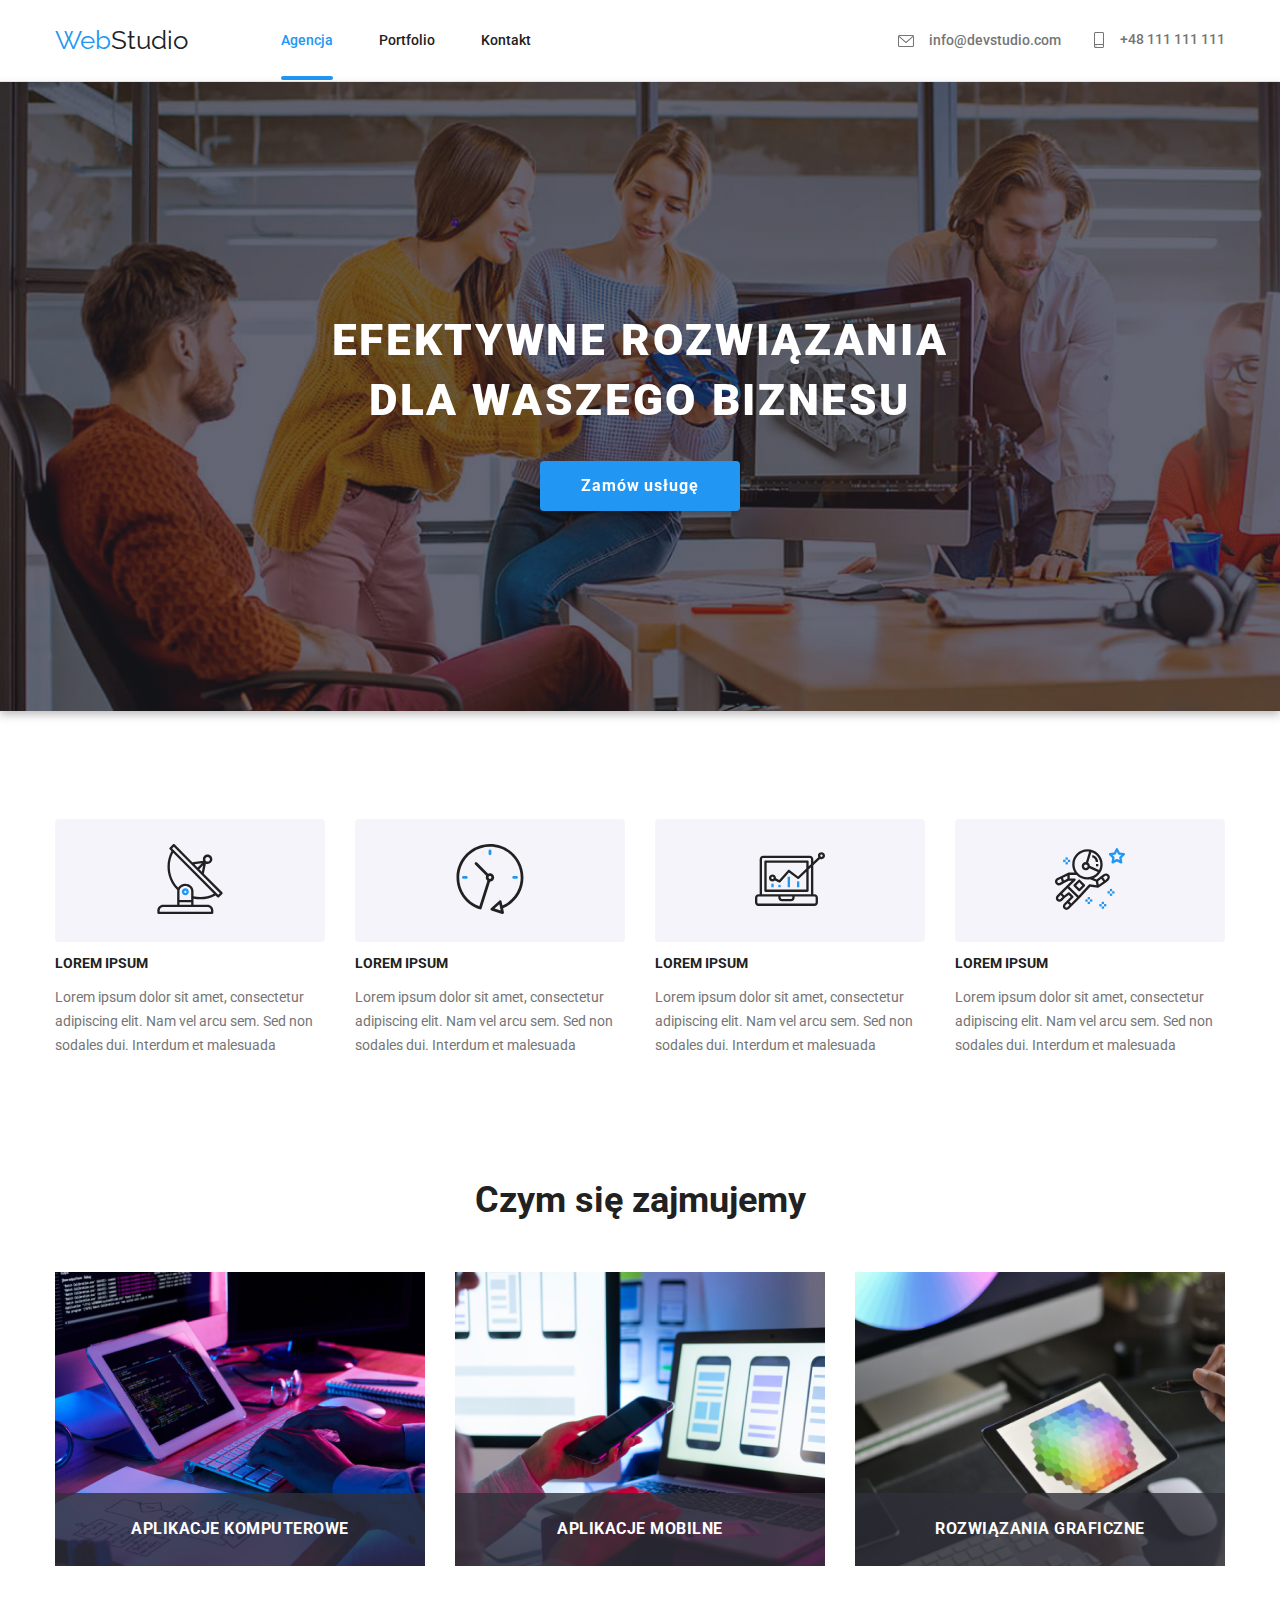
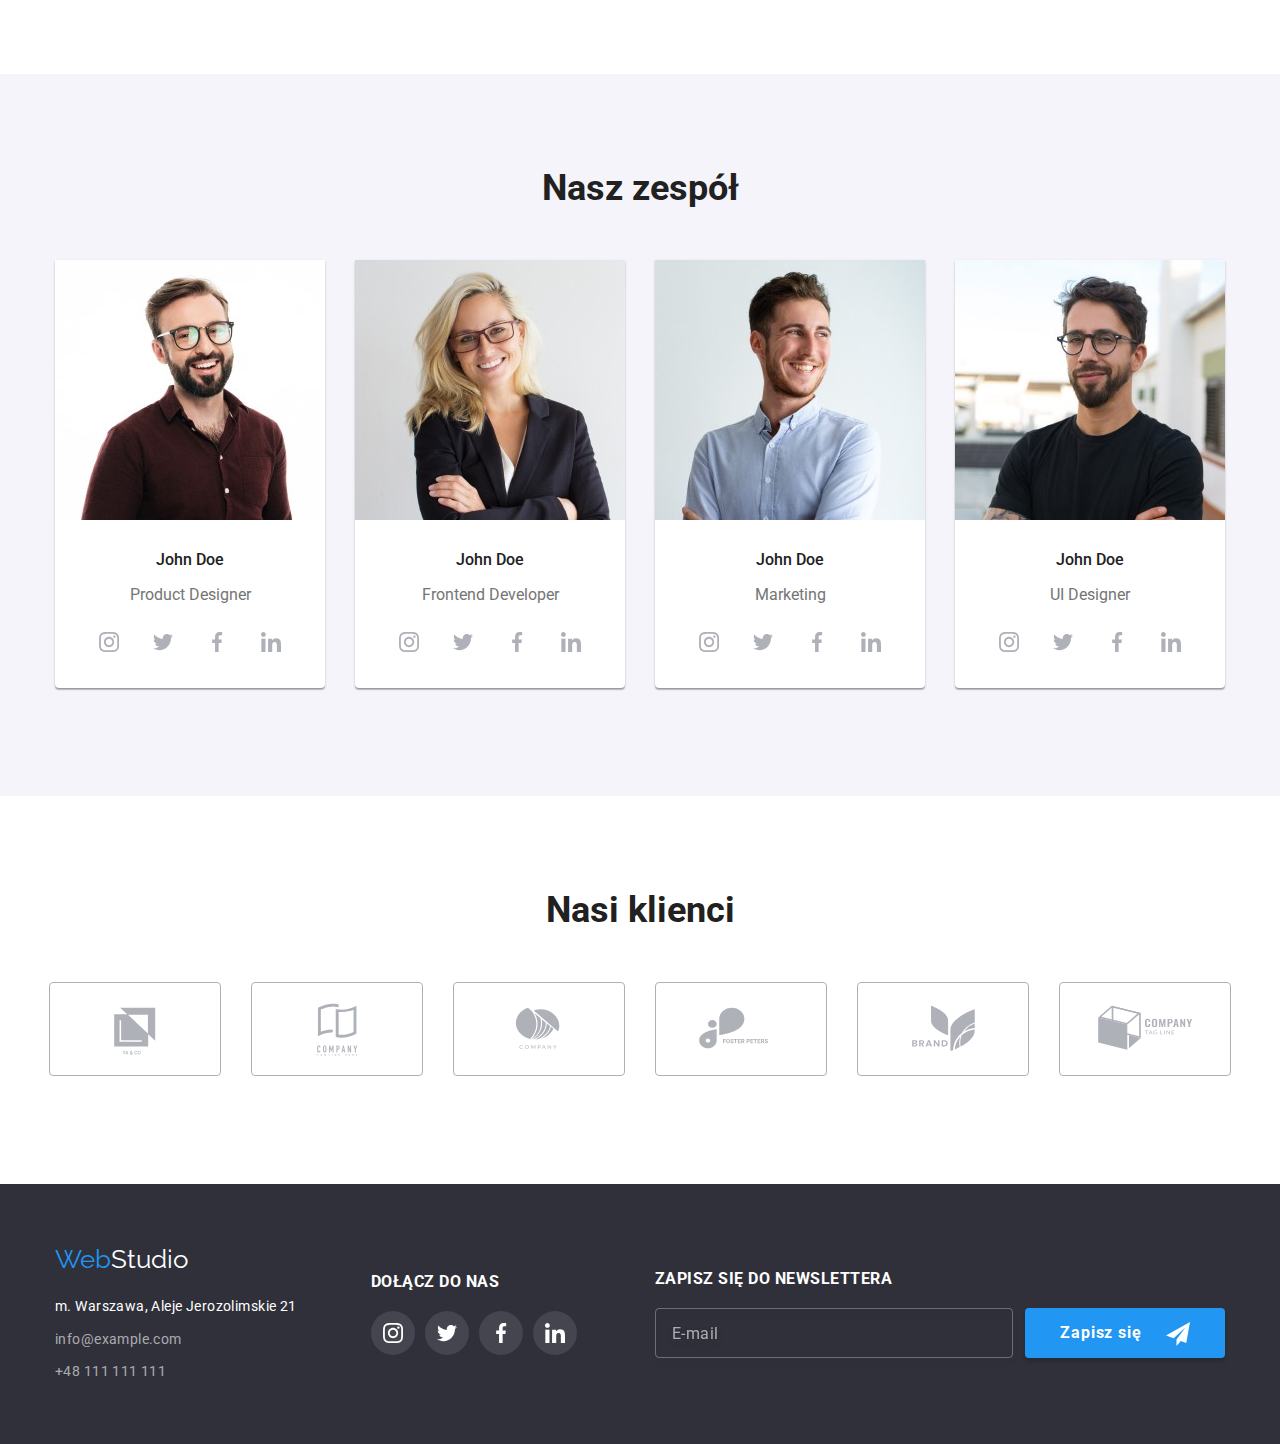
<file: index.html>
<!DOCTYPE html>
<html lang="pl">
  <head>
    <meta charset="UTF-8" />
    <meta http-equiv="X-UA-Compatible" content="IE=edge" />
    <meta name="viewport" content="width=device-width, initial-scale=1.0" />
    <title>Main page</title>
    <link rel="preconnect" href="https://fonts.googleapis.com" />
    <link rel="preconnect" href="https://fonts.gstatic.com" crossorigin />
    <link
      href="https://fonts.googleapis.com/css2?family=Raleway:wght@700&family=Roboto:wght@400;500;700;900&display=swap"
      rel="stylesheet"
    />
    <link
      rel="stylesheet"
      href="https://cdnjs.cloudflare.com/ajax/libs/modern-normalize/1.0.0/modern-normalize.min.css"
    />

    <link rel="stylesheet" href="./css/main.min.css" />
  </head>

  <body>
    <header class="header">
      <div class="container header__wrapper">
        <a href="./index.html" class="logo"
          ><span class="logo__highlight">Web</span>Studio</a
        >
        <nav class="header__nav">
          <ul class="header__nav-list">
            <li>
              <a
                href="./index.html"
                class="header__nav-link header__nav-link--active-now"
                >Agencja</a
              >
            </li>
            <li>
              <a href="./portfolio.html" class="header__nav-link">Portfolio</a>
            </li>
            <li><a href="#" class="header__nav-link">Kontakt</a></li>
          </ul>
        </nav>
        <ul class="header__contact-list">
          <li>
            <a href="mailto:info@devstudio.com" class="header__contact-link"
              ><svg class="header__contact-icon" width="20" height="16">
                <use href="./images/icons.svg#icon-envelope"></use>
              </svg>
              info@devstudio.com
            </a>
          </li>
          <li>
            <a href="tel:48111111111" class="header__contact-link"
              ><svg class="header__contact-icon" width="16" height="22">
                <use href="./images/icons.svg#icon-smartphone"></use>
              </svg>
              +48 111 111 111
            </a>
          </li>
        </ul>

        <!-- mobile menu -->
        <div class="header__mobile-menu">
          <button type="button" class="header__mobile-menu-open-btn">
            <svg width="40" height="40">
              <use href="./images/icons.svg#icon-mobile-menu"></use>
            </svg>
          </button>
        </div>

        <div class="mobile-menu d-none"> 
          <div class="container mobile-menu__container">
            <button class="mobile-menu__close-btn">
              <svg class="mobile-menu__close-icon" width="40" height="40">
                <use href="./images/icons.svg#icon-close_40px"></use>
              </svg>
            </button>
          
          <nav class="mobile-menu__nav">
            <ul class="mobile-menu__nav-list">
              <li class="mobile-menu__nav-item">
                <a
                  href="./index.html"
                  class="mobile-menu__nav-link mobile-menu__nav-link--active-now">
                  Agencja
                </a>
              </li>
              <li class="mobile-menu__nav-item">
                <a href="./portfolio.html" class="mobile-menu__nav-link">Portfolio</a>
              </li>
              <li class="mobile-menu__nav-item">
                <a href="#" class="mobile-menu__nav-link">Kontakt</a>
              </li>
            </ul>
          </nav>

          <ul class="mobile-menu__contact-list">
            <li class="mobile-menu__contact-item">
              <a href="tel:48111111111" class="mobile-menu__contact-link mobile-menu__contact-link--tel">
                +48 111 111 111
              </a>
            </li>
            <li class="mobile-menu__contact-item">
              <a href="mailto:info@devstudio.com" class="mobile-menu__contact-link mobile-menu__contact-link--mail">
                info@devstudio.com
              </a>
            </li>
          </ul>

          <ul class="mobile-menu__social-list">
            <li class="mobile-menu__social-item">
              <a href="#" class="mobile-menu__social-link">Instagram</a>
            </li>
            <li class="mobile-menu__social-item">
              <a href="#" class="mobile-menu__social-link">Twitter</a>
            </li>
            <li class="mobile-menu__social-item">
              <a href="#" class="mobile-menu__social-link">Facebook</a>
            </li>
            <li class="mobile-menu__social-item">
              <a href="#" class="mobile-menu__social-link">LinkedIn</a>
            </li>
          </ul>
          </div>
         <!-- mobile menu end -->
        </div>
    </header>

    <main>
      <section class="section effective-solutions">
        <div class="container">
          <h1 class="effective-solutions__title">
            EFEKTYWNE ROZWIĄZANIA <br />DLA WASZEGO BIZNESU
          </h1>
          <button type="button" class="btn" data-modal-open>
            Zamów usługę
          </button>
        </div>
      </section>

      <section class="section">
        <div class="container">
          <h2 class="hide">Nasze atuty</h2>
          <ul class="strengths">
            <li class="strengths__item">
              <div class="strengths__icon-wrapper">
                <svg width="70" height="70">
                  <use href="./images/icons.svg#icon-antenna-1"></use>
                </svg>
              </div>
              <h3 class="strengths__title">LOREM IPSUM</h3>
              <p class="strengths__text">
                Lorem ipsum dolor sit amet, consectetur
                adipiscing elit. Nam vel arcu sem. Sed 
                non sodales dui. Interdum et malesuada
              </p>
            </li>
            <li class="strengths__item">
              <div class="strengths__icon-wrapper">
                <svg width="70" height="70">
                  <use href="./images/icons.svg#icon-clock-1"></use>
                </svg>
              </div>
              <h3 class="strengths__title">LOREM IPSUM</h3>
              <p class="strengths__text">
                Lorem ipsum dolor sit amet, consectetur
                adipiscing elit. Nam vel arcu sem. Sed 
                non sodales dui. Interdum et malesuada
              </p>
            </li>
            <li class="strengths__item">
              <div class="strengths__icon-wrapper">
                <svg width="70" height="70">
                  <use href="./images/icons.svg#icon-diagram-1"></use>
                </svg>
              </div>
              <h3 class="strengths__title">LOREM IPSUM</h3>
              <p class="strengths__text">
                Lorem ipsum dolor sit amet, consectetur
                adipiscing elit. Nam vel arcu sem. Sed 
                non sodales dui. Interdum et malesuada
              </p>
            </li>
            <li class="strengths__item">
              <div class="strengths__icon-wrapper">
                <svg width="70" height="70">
                  <use href="./images/icons.svg#icon-astronaut-1"></use>
                </svg>
              </div>
              <h3 class="strengths__title">LOREM IPSUM</h3>
              <p class="strengths__text">
                Lorem ipsum dolor sit amet, consectetur
                adipiscing elit. Nam vel arcu sem. Sed
                non sodales dui. Interdum et malesuada
              </p>
            </li>
          </ul>
        </div>
      </section>

      <section class="section doing">
        <div class="container">
          <h2 class="section__heading">Czym się zajmujemy</h2>
          <ul class="doing__list">
            <li class="psr">
              <img
                src="./images/box_1.jpg"
                alt="programista koduje"
                width="370"
                height="294"
              />
              <div>
                <h3 class="doing__description">APLIKACJE KOMPUTEROWE</h3>
              </div>
            </li>
            <li class="psr">
              <img
                src="./images/box_2.jpg"
                alt="kobieta projektuje aplikacje na telefon"
                width="370"
                height="294"
              />
              <div>
                <h3 class="doing__description">APLIKACJE MOBILNE</h3>
              </div>
            </li>
            <li class="psr">
              <img
                src="./images/box_3.jpg"
                alt="ktoś trzyma tablet i wybiera kolor"
                width="370"
                height="294"
              />
              <div>
                <h3 class="doing__description">ROZWIĄZANIA GRAFICZNE</h3>
              </div>
            </li>
          </ul>
        </div>
      </section>

      <section class="section team">
        <div class="container">
          <h2 class="section__heading">Nasz zespół</h2>
          <ul class="team__list">
            <li class="team__item">

              <picture>
                <source
                  media="(min-width: 1200px)"
                  srcset="./images/team1-lg@1x.jpg 1x, ./images/team1-lg@2x.jpg 2x"
                  type="image/jpg"
                />
                <source
                  media="(min-width: 768px)"
                  srcset="./images/team1-md@1x.jpg 1x, ./images/team1-md@2x.jpg 2x"
                  type="image/jpg"
                />
                <source
                  media="(max-width: 767px)"
                  srcset="./images/team1-sm@1x.jpg 1x, ./images/team1-sm@2x.jpg 2x"
                  type="image/jpg"
                />
                <img class="team__img" src="./images/1_product_designer.jpg" alt="team member image" />
              </picture>

              <div class="team__description-wrapper">
                <h3 class="team__title">John Doe</h3>
                <p class="team__text">Product Designer</p>
                <ul class="team__social-list">
                  <li class="team__social-item">
                    <a class="team__social-link" href="#">
                      <svg class="social-icon" width="20" height="20">
                        <use href="./images/icons.svg#icon-instagram-2"></use>
                      </svg>
                    </a>
                  </li>
                  <li>
                    <a class="team__social-link" href="#">
                      <svg class="social-icon" width="20" height="20">
                        <use href="./images/icons.svg#icon-twitter-1"></use>
                      </svg>
                    </a>
                  </li>
                  <li>
                    <a class="team__social-link" href="#">
                      <svg class="social-icon" width="20" height="20">
                        <use href="./images/icons.svg#icon-facebook-1"></use>
                      </svg>
                    </a>
                  </li>
                  <li>
                    <a class="team__social-link" href="#">
                      <svg class="social-icon" width="20" height="20">
                        <use href="./images/icons.svg#icon-linkedin-1"></use>
                      </svg>
                    </a>
                  </li>
                </ul>
              </div>

            </li>

            <li class="team__item">

              <picture>
                <source
                  media="(min-width: 1200px)"
                  srcset="./images/team2-lg@1x.jpg 1x, ./images/team2-lg@2x.jpg 2x"
                  type="image/jpg"
                />
                <source
                  media="(min-width: 768px)"
                  srcset="./images/team2-md@1x.jpg 1x, ./images/team2-md@2x.jpg 2x"
                  type="image/jpg"
                />
                <source
                  media="(max-width: 767px)"
                  srcset="./images/team2-sm@1x.jpg 1x, ./images/team2-sm@2x.jpg 2x"
                  type="image/jpg"
                />
                <img class="team__img" src="./images/2_frontend_developer.jpg" alt="team member image" />
              </picture>
            
              <div class="team__description-wrapper">
                <h3 class="team__title">John Doe</h3>
                <p class="team__text">Frontend Developer</p>
                <ul class="team__social-list">
                  <li class="team__social-item">
                    <a class="team__social-link" href="#">
                      <svg class="social-icon" width="20" height="20">
                        <use href="./images/icons.svg#icon-instagram-2"></use>
                      </svg>
                    </a>
                  </li>
                  <li>
                    <a class="team__social-link" href="#">
                      <svg class="social-icon" width="20" height="20">
                        <use href="./images/icons.svg#icon-twitter-1"></use>
                      </svg>
                    </a>
                  </li>
                  <li>
                    <a class="team__social-link" href="#">
                      <svg class="social-icon" width="20" height="20">
                        <use href="./images/icons.svg#icon-facebook-1"></use>
                      </svg>
                    </a>
                  </li>
                  <li>
                    <a class="team__social-link" href="#">
                      <svg class="social-icon" width="20" height="20">
                        <use href="./images/icons.svg#icon-linkedin-1"></use>
                      </svg>
                    </a>
                  </li>
                </ul>
              </div>

            </li>
            <li class="team__item">

              <picture>
                <source
                  media="(min-width: 1200px)"
                  srcset="./images/team3-lg@1x.jpg 1x, ./images/team3-lg@2x.jpg 2x"
                  type="image/jpg"
                />
                <source
                  media="(min-width: 768px)"
                  srcset="./images/team3-md@1x.jpg 1x, ./images/team3-md@2x.jpg 2x"
                  type="image/jpg"
                />
                <source
                  media="(max-width: 767px)"
                  srcset="./images/team3-sm@1x.jpg 1x, ./images/team3-sm@2x.jpg 2x"
                  type="image/jpg"
                />
                <img class="team__img" src="./images/3_marketing.jpg" alt="team member image" />
              </picture>
              
              <div class="team__description-wrapper">
                <h3 class="team__title">John Doe</h3>
                <p class="team__text">Marketing</p>
                <ul class="team__social-list">
                  <li class="team__social-item">
                    <a class="team__social-link" href="#">
                      <svg class="social-icon" width="20" height="20">
                        <use href="./images/icons.svg#icon-instagram-2"></use>
                      </svg>
                    </a>
                  </li>
                  <li>
                    <a class="team__social-link" href="#">
                      <svg class="social-icon" width="20" height="20">
                        <use href="./images/icons.svg#icon-twitter-1"></use>
                      </svg>
                    </a>
                  </li>
                  <li>
                    <a class="team__social-link" href="#">
                      <svg class="social-icon" width="20" height="20">
                        <use href="./images/icons.svg#icon-facebook-1"></use>
                      </svg>
                    </a>
                  </li>
                  <li>
                    <a class="team__social-link" href="#">
                      <svg class="social-icon" width="20" height="20">
                        <use href="./images/icons.svg#icon-linkedin-1"></use>
                      </svg>
                    </a>
                  </li>
                </ul>
              </div>

            </li>
            <li class="team__item">

              <picture>
                <source
                  media="(min-width: 1200px)"
                  srcset="./images/team4-lg@1x.jpg 1x, ./images/team4-lg@2x.jpg 2x"
                  type="image/jpg"
                />
                <source
                  media="(min-width: 768px)"
                  srcset="./images/team4-md@1x.jpg 1x, ./images/team4-md@2x.jpg 2x"
                  type="image/jpg"
                />
                <source
                  media="(max-width: 767px)"
                  srcset="./images/team4-sm@1x.jpg 1x, ./images/team4-sm@2x.jpg 2x"
                  type="image/jpg"
                />
                <img class="team__img" src="./images/4_ui_designer.jpg" alt="team member image" />
              </picture>
            
              <div class="team__description-wrapper">
                <h3 class="team__title">John Doe</h3>
                <p class="team__text">UI Designer</p>
                <ul class="team__social-list">
                  <li class="team__social-item">
                    <a class="team__social-link" href="#">
                      <svg class="social-icon" width="20" height="20">
                        <use href="./images/icons.svg#icon-instagram-2"></use>
                      </svg>
                    </a>
                  </li>
                  <li>
                    <a class="team__social-link" href="#">
                      <svg class="social-icon" width="20" height="20">
                        <use href="./images/icons.svg#icon-twitter-1"></use>
                      </svg>
                    </a>
                  </li>
                  <li>
                    <a class="team__social-link" href="#">
                      <svg class="social-icon" width="20" height="20">
                        <use href="./images/icons.svg#icon-facebook-1"></use>
                      </svg>
                    </a>
                  </li>
                  <li>
                    <a class="team__social-link" href="#">
                      <svg class="social-icon" width="20" height="20">
                        <use href="./images/icons.svg#icon-linkedin-1"></use>
                      </svg>
                    </a>
                  </li>
                </ul>
              </div>
            </li>
          </ul>
        </div>
      </section>

      <section class="section">
        <div class="container">
          <h2 class="section__heading">Nasi klienci</h2>
          <div>
            <ul class="clients">
              <li class="clients__item">
                <a class="clients__link" href="#">
                  <svg width="170" height="92">
                    <use href="./images/icons.svg#icon-Client-1"></use>
                  </svg>
                </a>
              </li>
              <li class="clients__item">
                <a class="clients__link" href="#">
                  <svg width="170" height="92">
                    <use href="./images/icons.svg#icon-Client-2"></use>
                  </svg>
                </a>
              </li>
              <li class="clients__item">
                <a class="clients__link" href="#">
                  <svg width="170" height="92">
                    <use href="./images/icons.svg#icon-Client-3"></use>
                  </svg>
                </a>
              </li>
              <li class="clients__item">
                <a class="clients__link" href="#">
                  <svg width="170" height="92">
                    <use href="./images/icons.svg#icon-Client-4"></use>
                  </svg>
                </a>
              </li>
              <li class="clients__item">
                <a class="clients__link" href="#">
                  <svg width="170" height="92">
                    <use href="./images/icons.svg#icon-Client-5"></use>
                  </svg>
                </a>
              </li>
              <li class="clients__item">
                <a class="clients__link" href="#">
                  <svg width="170" height="92">
                    <use href="./images/icons.svg#icon-Client-6"></use>
                  </svg>
                </a>
              </li>
            </ul>
          </div>
        </div>
      </section>
    </main>

    <footer class="footer">
      <div class="container">
        <div class="footer__links-wrapper">
          <a href="./index.html" class="logo"
            ><span class="logo__highlight">Web</span>Studio</a
          >
          <address>
            <ul class="footer__contact-list">
              <li>
                <a
                  href="https://goo.gl/maps/UYu189t7c9yPTh1o7"
                  target="_blank"
                  class="footer__address-link"
                  >m. Warszawa, Aleje Jerozolimskie 21</a
                >
              </li>
              <li class="footer__mail-item">
                <a href="mailto:info@example.com" class="footer__contact-link"
                  >info@example.com</a
                >
              </li>
              <li>
                <a href="tel:48111111111" class="footer__contact-link"
                  >+48 111 111 111</a
                >
              </li>
            </ul>
          </address>
        </div>

        <div class="footer__socials-wrapper">
          <h3 class="footer__title">DOŁĄCZ DO NAS</h3>
          <ul class="footer__socials-list">
            <li class="footer__socials-item">
              <a class="footer__socials-link" href="#">
                <svg class="social-icon" width="20" height="20">
                  <use href="./images/icons.svg#icon-instagram-2"></use>
                </svg>
              </a>
            </li>
            <li class="footer__socials-item">
              <a class="footer__socials-link" href="#">
                <svg class="social-icon" width="20" height="20">
                  <use href="./images/icons.svg#icon-twitter-1"></use>
                </svg>
              </a>
            </li>
            <li class="footer__socials-item">
              <a class="footer__socials-link" href="#">
                <svg class="social-icon" width="20" height="20">
                  <use href="./images/icons.svg#icon-facebook-1"></use>
                </svg>
              </a>
            </li>
            <li>
              <a class="footer__socials-link" href="#">
                <svg class="social-icon" width="20" height="20">
                  <use href="./images/icons.svg#icon-linkedin-1"></use>
                </svg>
              </a>
            </li>
          </ul>
        </div>

        <div class="footer__newsletter-form-wrapper">
          <h3 class="footer__title">ZAPISZ SIĘ DO NEWSLETTERA</h3>
          <form class="footer__newsletter-form">
            <label class="footer__newsletter-form-label">
              <input
                class="footer__newsletter-form-input"
                type="email"
                name="footer-newsletter-form-email"
                placeholder="E-mail"
              />
            </label>
            <button type="submit" class="btn">
              Zapisz się<svg class="footer__send-icon" width="24" height="24">
                <use href="./images/icons.svg#icon-send"></use>
              </svg>
            </button>
          </form>
        </div>
      </div>
    </footer>

    <div class="modal is-hidden" data-modal>
       <div class="modal__window">
        <button type="button" class="modal__close-btn" data-modal-close>
          <svg class="modal__close-icon" width="18" height="18">
            <use href="./images/icons.svg#icon-close-1"></use>
          </svg>
        </button>

        <form class="contact-form">
          <p class="contact-form__title">
            Zostaw swoje dane w formularzu poniżej
          </p>

          <fieldset class="contact-form__fieldset">
            <label for="name">Imię</label>
            <input
              class="contact-form__personal-input"
              type="text"
              name="user-name"
              id="name"
            />
            <svg class="contact-form__icon" width="18" height="18">
              <use href="./images/icons.svg#icon-person-black"></use>
            </svg>
          </fieldset>

          <fieldset class="contact-form__fieldset">
            <label for="phone">Telefon</label>
            <input
              class="contact-form__personal-input"
              type="tel"
              name="user-phone-number"
              id="phone"
              pattern="[0-9]{3}-[0-9]{3}-[0-9]{3}"
            />
            <svg class="contact-form__icon" width="18" height="18">
              <use href="./images/icons.svg#icon-phone-black"></use>
            </svg>
          </fieldset>

          <fieldset class="contact-form__fieldset">
            <label for="mail">Email</label>
            <input
              class="contact-form__personal-input"
              type="email"
              name="user-email"
              id="mail"
            />
            <svg class="contact-form__icon" width="18" height="18">
              <use href="./images/icons.svg#icon-email-black"></use>
            </svg>
          </fieldset>

          <fieldset class="contact-form__fieldset contact-form--user-comment">
            <label for="comment">Komentarz</label>
            <textarea
              class="contact-form__textarea"
              placeholder="Wprowadź tekst"
            ></textarea>
          </fieldset>

          <label class="contact-form__checkbox-label">
            <input type="checkbox" name="rules-and-privacy-policy" id="legal" />
            <svg class="contact-form__checkbox-icon" width="16" height="15">
              <use href="./images/icons.svg#icon-checkbox"></use>
            </svg>
            <svg class="contact-form__checked-icon" width="16" height="15">
              <use href="./images/icons.svg#icon-checked"></use>
            </svg>
            <p class="contact-form__checkbox-text">
              Oświadczam iż akceptuję <a href="#">Regulamin</a> i
              <a href="#">Politykę Prywatności</a>.
            </p>
          </label>

          <button class="btn contact-form__button" type="submit">Wyślij</button>
        </form>
      </div>
    </div>

    <script src="./js/modal.js"></script>
    <script defer src="js/mobile-menu.js"></script>
  </body>
</html>
</file>
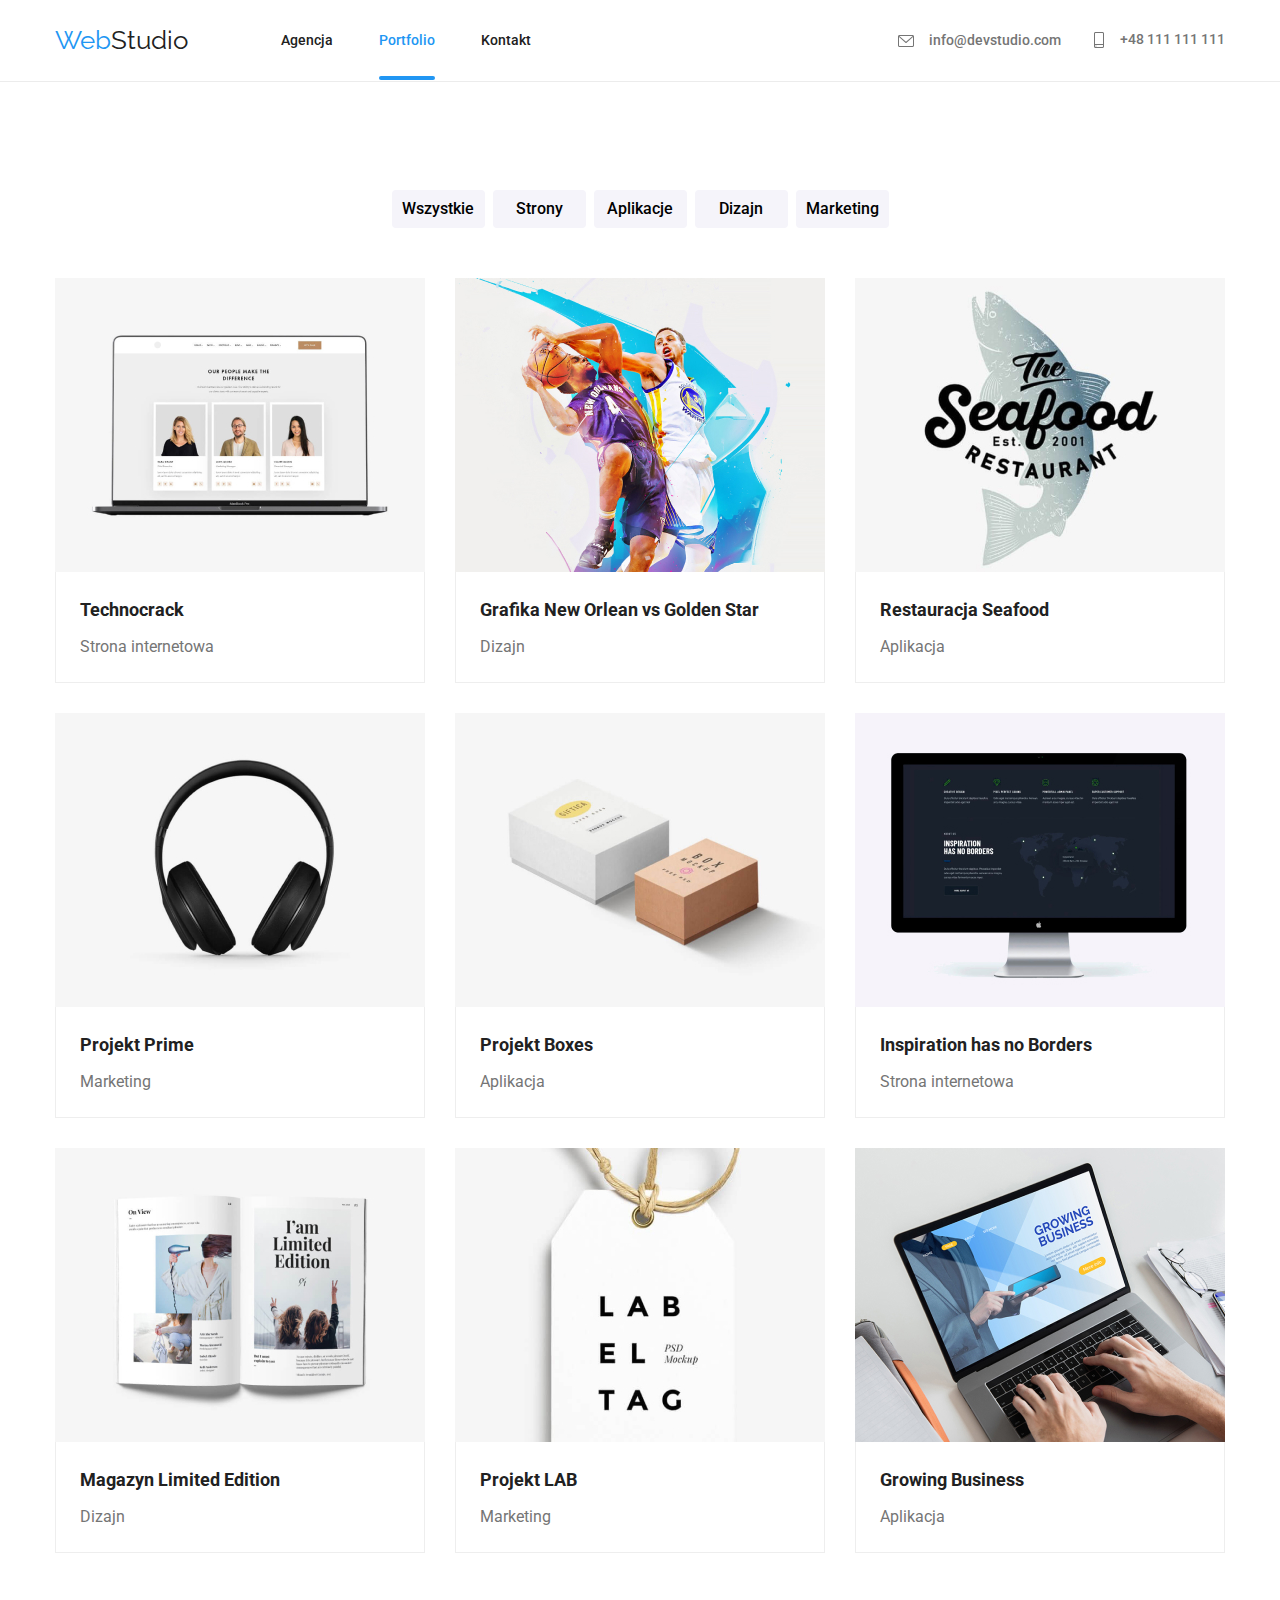
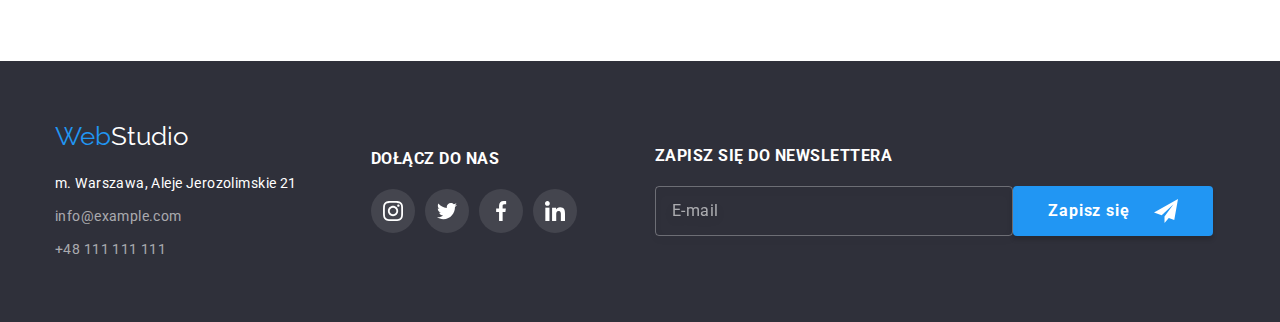
<file: portfolio.html>
<!DOCTYPE html>
<html lang="pl">
  <head>
    <meta charset="UTF-8" />
    <meta http-equiv="X-UA-Compatible" content="IE=edge" />
    <meta name="viewport" content="width=device-width, initial-scale=1.0" />
    <title>Portfolio</title>
    <link rel="preconnect" href="https://fonts.googleapis.com" />
    <link rel="preconnect" href="https://fonts.gstatic.com" crossorigin />
    <link
      href="https://fonts.googleapis.com/css2?family=Raleway:wght@700&family=Roboto:wght@400;500;700;900&display=swap"
      rel="stylesheet"
    />
    <link
      rel="stylesheet"
      href="https://cdnjs.cloudflare.com/ajax/libs/modern-normalize/1.0.0/modern-normalize.min.css"
    />

    <link rel="stylesheet" href="./css/main.min.css" />
  </head>
  <body>
    <header class="header">
      <div class="container header__wrapper">
        <a href="./index.html" class="logo"
          ><span class="logo__highlight">Web</span>Studio</a
        >
        <nav>
          <ul class="header__nav-list">
            <li><a href="./index.html" class="header__nav-link">Agencja</a></li>
            <li>
              <a
                href="./portfolio.html"
                class="header__nav-link header__nav-link--active-now"
                >Portfolio</a
              >
            </li>
            <li><a href="#" class="header__nav-link">Kontakt</a></li>
          </ul>
        </nav>
        <ul class="header__contact-list">
          <li>
            <a href="mailto:info@devstudio.com" class="header__contact-link"
              ><svg class="header__contact-icon" width="20" height="16">
                <use href="./images/icons.svg#icon-envelope"></use>
              </svg>
              info@devstudio.com
            </a>
          </li>
          <li>
            <a href="tel:48111111111" class="header__contact-link"
              ><svg class="header__contact-icon" width="16" height="22">
                <use href="./images/icons.svg#icon-smartphone"></use>
              </svg>
              +48 111 111 111
            </a>
          </li>
        </ul>
      </div>
    </header>

    <main>
      <section class="section">
        <div class="container">
          <h1 class="hide">Filtry</h1>
          <nav>
            <ul class="portfolio-filters">
              <li>
                <button type="button" class="portfolio-filters__btn">
                  Wszystkie
                </button>
              </li>
              <li>
                <button type="button" class="portfolio-filters__btn">
                  Strony
                </button>
              </li>
              <li>
                <button type="button" class="portfolio-filters__btn">
                  Aplikacje
                </button>
              </li>
              <li>
                <button type="button" class="portfolio-filters__btn">
                  Dizajn
                </button>
              </li>
              <li>
                <button type="button" class="portfolio-filters__btn">
                  Marketing
                </button>
              </li>
            </ul>
          </nav>

          <h2 class="hide">Projekty</h2>
          <ul class="portfolio-projects">
            <li class="portfolio-projects__item">
              <div class="portfolio-projects__overlay-wrapper">
                <img
                  src="./images/technocrack.jpg"
                  alt="strona internetowa technocrack na laptopie"
                  width="370"
                  height="294"
                  class="portfolio-projects__img"
                />
                <div class="portfolio-projects__overlay-text-wrapper">
                  <p class="portfolio-projects__overlay-text">
                    Technocrack jest popularną platformą wykorzystywaną do
                    rozpowszechniania koronawirusa. Firmy wykorzystują tę
                    platformę do celów szpiegowskich i ataków na
                    niezabezpieczone serwery konkurencji
                  </p>
                </div>
              </div>
              <div class="portfolio-projects__description-wrapper">
                <h3 class="portfolio-projects__title">Technocrack</h3>
                <p class="portfolio-projects__paragraph">Strona internetowa</p>
              </div>
            </li>

            <li class="portfolio-projects__item">
              <div class="portfolio-projects__overlay-wrapper">
                <img
                  src="./images/new_orlean_vs_golden_star.jpg"
                  alt="dwóch koszykarzy"
                  width="370"
                  height="294"
                  class="portfolio-projects__img"
                />
                <div class="portfolio-projects__overlay-text-wrapper">
                  <p class="portfolio-projects__overlay-text">
                    Technocrack jest popularną platformą wykorzystywaną do
                    rozpowszechniania koronawirusa. Firmy wykorzystują tę
                    platformę do celów szpiegowskich i ataków na
                    niezabezpieczone serwery konkurencji
                  </p>
                </div>
              </div>
              <div class="portfolio-projects__description-wrapper">
                <h3 class="portfolio-projects__title">
                  Grafika New Orlean vs Golden Star
                </h3>
                <p class="portfolio-projects__paragraph">Dizajn</p>
              </div>
            </li>

            <li class="portfolio-projects__item">
              <div class="portfolio-projects__overlay-wrapper">
                <img
                  src="./images/restaurant_seafood.jpg"
                  alt="logo restauracji seafood"
                  width="370"
                  height="294"
                  class="portfolio-projects__img"
                />
                <div class="portfolio-projects__overlay-text-wrapper">
                  <p class="portfolio-projects__overlay-text">
                    Technocrack jest popularną platformą wykorzystywaną do
                    rozpowszechniania koronawirusa. Firmy wykorzystują tę
                    platformę do celów szpiegowskich i ataków na
                    niezabezpieczone serwery konkurencji
                  </p>
                </div>
              </div>
              <div class="portfolio-projects__description-wrapper">
                <h3 class="portfolio-projects__title">Restauracja Seafood</h3>
                <p class="portfolio-projects__paragraph">Aplikacja</p>
              </div>
            </li>

            <li class="portfolio-projects__item">
              <div class="portfolio-projects__overlay-wrapper">
                <img
                  src="./images/project_prime.jpg"
                  alt="słuchawki nauszne"
                  width="370"
                  height="294"
                  class="portfolio-projects__img"
                />
                <div class="portfolio-projects__overlay-text-wrapper">
                  <p class="portfolio-projects__overlay-text">
                    Technocrack jest popularną platformą wykorzystywaną do
                    rozpowszechniania koronawirusa. Firmy wykorzystują tę
                    platformę do celów szpiegowskich i ataków na
                    niezabezpieczone serwery konkurencji
                  </p>
                </div>
              </div>
              <div class="portfolio-projects__description-wrapper">
                <h3 class="portfolio-projects__title">Projekt Prime</h3>
                <p class="portfolio-projects__paragraph">Marketing</p>
              </div>
            </li>

            <li class="portfolio-projects__item">
              <div class="portfolio-projects__overlay-wrapper">
                <img
                  src="./images/project_boxes.jpg"
                  alt="dwa pudełka"
                  width="370"
                  height="294"
                  class="portfolio-projects__img"
                />
                <div class="portfolio-projects__overlay-text-wrapper">
                  <p class="portfolio-projects__overlay-text">
                    Technocrack jest popularną platformą wykorzystywaną do
                    rozpowszechniania koronawirusa. Firmy wykorzystują tę
                    platformę do celów szpiegowskich i ataków na
                    niezabezpieczone serwery konkurencji
                  </p>
                </div>
              </div>
              <div class="portfolio-projects__description-wrapper">
                <h3 class="portfolio-projects__title">Projekt Boxes</h3>
                <p class="portfolio-projects__paragraph">Aplikacja</p>
              </div>
            </li>

            <li class="portfolio-projects__item">
              <div class="portfolio-projects__overlay-wrapper">
                <img
                  src="./images/inspiration_has_no_borders.jpg"
                  alt="strona internetowa inspiration has no borders na monitorze"
                  width="370"
                  height="294"
                  class="portfolio-projects__img"
                />
                <div class="portfolio-projects__overlay-text-wrapper">
                  <p class="portfolio-projects__overlay-text">
                    Technocrack jest popularną platformą wykorzystywaną do
                    rozpowszechniania koronawirusa. Firmy wykorzystują tę
                    platformę do celów szpiegowskich i ataków na
                    niezabezpieczone serwery konkurencji
                  </p>
                </div>
              </div>
              <div class="portfolio-projects__description-wrapper">
                <h3 class="portfolio-projects__title">
                  Inspiration has no Borders
                </h3>
                <p class="portfolio-projects__paragraph">Strona internetowa</p>
              </div>
            </li>

            <li class="portfolio-projects__item">
              <div class="portfolio-projects__overlay-wrapper">
                <img
                  src="./images/magazine_limited_edition.jpg"
                  alt="otwarty magazyn limited edition"
                  width="370"
                  height="294"
                  class="portfolio-projects__img"
                />
                <div class="portfolio-projects__overlay-text-wrapper">
                  <p class="portfolio-projects__overlay-text">
                    Technocrack jest popularną platformą wykorzystywaną do
                    rozpowszechniania koronawirusa. Firmy wykorzystują tę
                    platformę do celów szpiegowskich i ataków na
                    niezabezpieczone serwery konkurencji
                  </p>
                </div>
              </div>
              <div class="portfolio-projects__description-wrapper">
                <h3 class="portfolio-projects__title">
                  Magazyn Limited Edition
                </h3>
                <p class="portfolio-projects__paragraph">Dizajn</p>
              </div>
            </li>

            <li class="portfolio-projects__item">
              <div class="portfolio-projects__overlay-wrapper">
                <img
                  src="./images/project_lab.jpg"
                  alt="etykieta z napisem lab"
                  width="370"
                  height="294"
                  class="portfolio-projects__img"
                />
                <div class="portfolio-projects__overlay-text-wrapper">
                  <p class="portfolio-projects__overlay-text">
                    Technocrack jest popularną platformą wykorzystywaną do
                    rozpowszechniania koronawirusa. Firmy wykorzystują tę
                    platformę do celów szpiegowskich i ataków na
                    niezabezpieczone serwery konkurencji
                  </p>
                </div>
              </div>
              <div class="portfolio-projects__description-wrapper">
                <h3 class="portfolio-projects__title">Projekt LAB</h3>
                <p class="portfolio-projects__paragraph">Marketing</p>
              </div>
            </li>

            <li class="portfolio-projects__item">
              <div class="portfolio-projects__overlay-wrapper">
                <img
                  src="./images/growing_business.jpg"
                  alt="aplikacja growing business na laptopie"
                  width="370"
                  height="294"
                  class="portfolio-projects__img"
                />
                <div class="portfolio-projects__overlay-text-wrapper">
                  <p class="portfolio-projects__overlay-text">
                    Technocrack jest popularną platformą wykorzystywaną do
                    rozpowszechniania koronawirusa. Firmy wykorzystują tę
                    platformę do celów szpiegowskich i ataków na
                    niezabezpieczone serwery konkurencji
                  </p>
                </div>
              </div>
              <div class="portfolio-projects__description-wrapper">
                <h3 class="portfolio-projects__title">Growing Business</h3>
                <p class="portfolio-projects__paragraph">Aplikacja</p>
              </div>
            </li>
          </ul>
        </div>
      </section>
    </main>

    <footer class="footer">
      <div class="container">
        <div class="footer-left">
          <a href="./index.html" class="logo"
            ><span class="logo__highlight">Web</span>Studio</a
          >
          <address>
            <ul class="footer__contact-list">
              <li>
                <a
                  href="https://goo.gl/maps/UYu189t7c9yPTh1o7"
                  target="_blank"
                  class="footer__address-link"
                  >m. Warszawa, Aleje Jerozolimskie 21</a
                >
              </li>
              <li class="footer__mail-item">
                <a href="mailto:info@example.com" class="footer__contact-link"
                  >info@example.com</a
                >
              </li>
              <li>
                <a href="tel:48111111111" class="footer__contact-link"
                  >+48 111 111 111</a
                >
              </li>
            </ul>
          </address>
        </div>

        <div class="footer__socials-wrapper">
          <h3 class="footer__title">DOŁĄCZ DO NAS</h3>
          <ul class="footer__socials-list">
            <li class="footer__socials-item">
              <a class="footer__socials-link" href="#">
                <svg class="social-icon" width="20" height="20">
                  <use href="./images/icons.svg#icon-instagram-2"></use>
                </svg>
              </a>
            </li>
            <li class="footer__socials-item">
              <a class="footer__socials-link" href="#">
                <svg class="social-icon" width="20" height="20">
                  <use href="./images/icons.svg#icon-twitter-1"></use>
                </svg>
              </a>
            </li>
            <li class="footer__socials-item">
              <a class="footer__socials-link" href="#">
                <svg class="social-icon" width="20" height="20">
                  <use href="./images/icons.svg#icon-facebook-1"></use>
                </svg>
              </a>
            </li>
            <li>
              <a class="footer__socials-link" href="#">
                <svg class="social-icon" width="20" height="20">
                  <use href="./images/icons.svg#icon-linkedin-1"></use>
                </svg>
              </a>
            </li>
          </ul>
        </div>

        <div class="footer__newsletter-form-wrapper">
          <h3 class="footer__title">ZAPISZ SIĘ DO NEWSLETTERA</h3>
          <form class="footer__newsletter-form">
            <label>
              <input
                class="footer__newsletter-form-input"
                type="email"
                name="footer-newsletter-form-email"
                placeholder="E-mail"
              />
            </label>
            <button type="submit" class="btn">
              Zapisz się<svg class="footer__send-icon" width="24" height="24">
                <use href="./images/icons.svg#icon-send"></use>
              </svg>
            </button>
          </form>
        </div>
      </div>
    </footer>
  </body>
</html>
</file>
<file: css/main.min.css>
:root{--main-font: "Roboto", sans-serif;--logo-font: "Raleway", sans-serif;--main-text-color: #212121;--second-type-color: #ffffff;--highlight-color: #2196f3;--paragrapgh-color: #757575;--second-background: #2f303a;--third-background: #f5f4fa;--transition: 250ms cubic-bezier(0.4, 0, 0.2, 1)}body{font-family:var(--main-font);font-size:14px;color:var(--main-text-color);margin:0}a{text-decoration:none}button{cursor:pointer}img{display:block;max-width:100%;height:auto}ul{list-style:none;padding-left:0}.section{padding-top:60px;padding-bottom:60px}.section__heading{font-size:28px;line-height:1.1786;color:var(--main-text-color);text-align:center;margin-top:0;margin-bottom:30px}@media screen and (min-width: 1200px){.section{padding-top:94px;padding-bottom:94px}.section__heading{font-size:36px;line-height:1.166;margin-bottom:50px}}.container{margin:0 auto;padding:0 15px}@media screen and (min-width: 480px){.container{width:480px}}@media screen and (min-width: 768px){.container{width:768px}}@media screen and (min-width: 1200px){.container{width:1200px}}.hide{position:absolute;width:1px;height:1px;padding:0;margin:-1px;overflow:hidden;clip:rect(0, 0, 0, 0);border:0}.social-icon{fill:currentColor;-webkit-transition:fill var(--transition);transition:fill var(--transition)}.psr{position:relative}.d-none{display:none}.header{border-bottom:1px solid #ececec}.header__wrapper{display:-webkit-box;display:-ms-flexbox;display:flex;-webkit-box-pack:justify;-ms-flex-pack:justify;justify-content:space-between;-webkit-box-align:center;-ms-flex-align:center;align-items:center}.header__nav{display:none}.header__contact-list{display:none}@media screen and (min-width: 768px){.header__nav{display:-webkit-box;display:-ms-flexbox;display:flex}.header__nav-list{display:-webkit-box;display:-ms-flexbox;display:flex;gap:46px;padding:32px 0;margin-top:0;margin-bottom:0}.header__nav-link{font-weight:500;line-height:1.14;text-decoration:none;color:var(--main-text-color);-webkit-transition:color var(--transition);transition:color var(--transition);position:relative}.header__nav-link:hover,.header__nav-link:focus{color:var(--highlight-color)}.header__nav-link--active-now{color:var(--highlight-color)}.header__nav-link--active-now::after{content:"";position:absolute;background-color:var(--highlight-color);width:100%;height:4px;border-radius:2px;left:0;bottom:-32px}.header__contact-list{display:-webkit-box;display:-ms-flexbox;display:flex;-webkit-box-orient:vertical;-webkit-box-direction:normal;-ms-flex-direction:column;flex-direction:column;gap:10px}.header__contact-link{font-weight:500;line-height:1.14;color:var(--paragrapgh-color);text-decoration:none;-webkit-transition:color var(--transition);transition:color var(--transition)}.header__contact-link:hover,.header__contact-link:focus{color:var(--highlight-color)}.header__contact-icon{fill:currentColor;margin-right:8px;vertical-align:middle}}@media screen and (min-width: 1200px){.header__nav-list{margin-left:93px}.header__contact-list{margin-left:auto;-webkit-box-orient:horizontal;-webkit-box-direction:normal;-ms-flex-direction:row;flex-direction:row;gap:30px;-webkit-box-align:center;-ms-flex-align:center;align-items:center}.header__contact-icon{margin-right:10px}}.logo{font-family:var(--logo-font);font-size:24px;line-height:1.16;color:var(--main-text-color);text-decoration:none}@media screen and (min-width: 1200px){.logo{line-height:1.19;font-size:26px}}.logo__highlight{color:var(--highlight-color)}@media screen and (min-width: 768px){.header__mobile-menu{display:none}}@media screen and (min-width: 1200px){.header__mobile-menu{display:none}}.header__mobile-menu-open-btn{background-color:rgba(0,0,0,0);border:0;padding:0;margin-top:10px;margin-bottom:10px;-webkit-transition:fill var(--transition);transition:fill var(--transition)}.header__mobile-menu-open-btn:hover{fill:var(--highlight-color)}.mobile-menu{position:fixed;z-index:500;background-color:var(--second-type-color);width:100vw;height:100vh;top:0;left:0}.mobile-menu__container{position:relative;display:-webkit-box;display:-ms-flexbox;display:flex;-webkit-box-orient:vertical;-webkit-box-direction:normal;-ms-flex-direction:column;flex-direction:column;height:100%;-webkit-box-pack:justify;-ms-flex-pack:justify;justify-content:space-between;padding:48px 40px}.mobile-menu__close-btn{position:absolute;display:block;top:10px;right:15px;background-color:rgba(0,0,0,0);border:0;padding:0;-webkit-transition:fill var(--transition);transition:fill var(--transition)}.mobile-menu__close-btn:hover{fill:var(--highlight-color)}.mobile-menu__nav-item:not(:last-child){margin-bottom:32px}.mobile-menu__nav-link{font-weight:500;font-size:40px;line-height:1.175;letter-spacing:.02em;color:var(--main-text-color)}.mobile-menu__nav-link--active-now{color:var(--highlight-color)}.mobile-menu__contact-item:not(:last-child){margin-bottom:32px}.mobile-menu__contact-link--tel{font-weight:500;font-size:34px;line-height:1.176;color:var(--highlight-color)}.mobile-menu__contact-link--mail{font-weight:500;font-size:24px;line-height:1.16;letter-spacing:.02em;color:var(--paragrapgh-color)}.mobile-menu__social-list{display:-webkit-box;display:-ms-flexbox;display:flex;-ms-flex-wrap:wrap;flex-wrap:wrap;margin-top:64px}.mobile-menu__social-item:not(:last-child){border-right:1px solid rgba(33,33,33,.2);padding-right:10px}.mobile-menu__social-item:not(:first-child){padding-left:10px}.mobile-menu__social-link{font-weight:500;font-size:18px;line-height:1.222;letter-spacing:.02em;color:var(--highlight-color)}.btn{background:var(--highlight-color);-webkit-box-shadow:0px 4px 4px rgba(0,0,0,.15);box-shadow:0px 4px 4px rgba(0,0,0,.15);border-radius:4px;width:200px;height:50px;color:var(--second-type-color);border:0;font-weight:700;font-size:16px;line-height:1.875;letter-spacing:.06em}.effective-solutions{background:rgba(47,48,58,.4);background-image:-webkit-gradient(linear, left top, left bottom, from(rgba(47, 48, 58, 0.4)), to(rgba(47, 48, 58, 0.4))),url("../images/background_img_mobile@1x.jpg");background-image:linear-gradient(rgba(47, 48, 58, 0.4), rgba(47, 48, 58, 0.4)),url("../images/background_img_mobile@1x.jpg");background-repeat:no-repeat;background-size:cover;text-align:center;-webkit-filter:drop-shadow(0px 4px 4px rgba(0, 0, 0, 0.25));filter:drop-shadow(0px 4px 4px rgba(0, 0, 0, 0.25));padding:118px 0}@media screen and (min-device-pixel-ratio: 2),screen and (-webkit-min-device-pixel-ratio: 2),screen and (min-resolution: 192dpi),screen and (min-resolution: 2dppx){.effective-solutions{background-image:-webkit-gradient(linear, left top, left bottom, from(rgba(47, 48, 58, 0.4)), to(rgba(47, 48, 58, 0.4))),url("../images/background_img_mobile@2x.jpg");background-image:linear-gradient(rgba(47, 48, 58, 0.4), rgba(47, 48, 58, 0.4)),url("../images/background_img_mobile@2x.jpg")}}@media screen and (min-width: 768px){.effective-solutions{background-image:-webkit-gradient(linear, left top, left bottom, from(rgba(47, 48, 58, 0.4)), to(rgba(47, 48, 58, 0.4))),url("../images/background_img_tablet@1x.jpg");background-image:linear-gradient(rgba(47, 48, 58, 0.4), rgba(47, 48, 58, 0.4)),url("../images/background_img_tablet@1x.jpg")}}@media screen and (min-width: 768px)and (min-device-pixel-ratio: 2),screen and (min-width: 768px)and (-webkit-min-device-pixel-ratio: 2),screen and (min-width: 768px)and (min-resolution: 192dpi),screen and (min-width: 768px)and (min-resolution: 2dppx){.effective-solutions{background-image:-webkit-gradient(linear, left top, left bottom, from(rgba(47, 48, 58, 0.4)), to(rgba(47, 48, 58, 0.4))),url("../images/background_img_tablet@2x.jpg");background-image:linear-gradient(rgba(47, 48, 58, 0.4), rgba(47, 48, 58, 0.4)),url("../images/background_img_tablet@2x.jpg")}}@media screen and (min-width: 1200px){.effective-solutions{background-image:-webkit-gradient(linear, left top, left bottom, from(rgba(47, 48, 58, 0.4)), to(rgba(47, 48, 58, 0.4))),url("../images/background_img_desktop@1x.jpg");background-image:linear-gradient(rgba(47, 48, 58, 0.4), rgba(47, 48, 58, 0.4)),url("../images/background_img_desktop@1x.jpg");padding:200px 0}}@media screen and (min-width: 1200px)and (min-device-pixel-ratio: 2),screen and (min-width: 1200px)and (-webkit-min-device-pixel-ratio: 2),screen and (min-width: 1200px)and (min-resolution: 192dpi),screen and (min-width: 1200px)and (min-resolution: 2dppx){.effective-solutions{background-image:-webkit-gradient(linear, left top, left bottom, from(rgba(47, 48, 58, 0.4)), to(rgba(47, 48, 58, 0.4))),url("../images/background_img_desktop@2x.jpg");background-image:linear-gradient(rgba(47, 48, 58, 0.4), rgba(47, 48, 58, 0.4)),url("../images/background_img_desktop@2x.jpg")}}.effective-solutions__title{font-weight:900;font-size:26px;line-height:1.615;text-align:center;letter-spacing:.06em;text-transform:uppercase;color:var(--second-type-color)}@media screen and (min-width: 1200px){.effective-solutions__title{font-size:44px;line-height:1.3636}}.strengths{display:-webkit-box;display:-ms-flexbox;display:flex;-webkit-box-orient:vertical;-webkit-box-direction:normal;-ms-flex-direction:column;flex-direction:column;gap:30px;-webkit-box-align:center;-ms-flex-align:center;align-items:center}.strengths__item{width:100%}.strengths__icon-wrapper{background:var(--third-background);border-radius:4px;padding-top:25px;padding-bottom:25px;text-align:center}.strengths__title{font-weight:700;font-size:14px;line-height:1.14;text-align:center}.strengths__text{line-height:1.71;color:var(--paragrapgh-color)}@media screen and (min-width: 768px){.strengths{-ms-flex-wrap:wrap;flex-wrap:wrap;-webkit-box-orient:horizontal;-webkit-box-direction:normal;-ms-flex-direction:row;flex-direction:row}.strengths__item{width:50%;-ms-flex-preferred-size:calc((100% - 30px)/2);flex-basis:calc((100% - 30px)/2)}.strengths__title{text-align:left}}@media screen and (min-width: 1200px){.strengths__item{width:25%;-ms-flex-preferred-size:calc((100% - 90px)/4);flex-basis:calc((100% - 90px)/4)}}.doing{display:none}@media screen and (min-width: 1200px){.doing{display:-webkit-box;display:-ms-flexbox;display:flex;padding-top:0}.doing__list{display:-webkit-box;display:-ms-flexbox;display:flex;gap:30px;padding-left:0}.doing__description{position:absolute;background:rgba(47,48,58,.8);bottom:0;width:100%;text-align:center;color:var(--second-type-color);letter-spacing:.03em;padding-top:27px;padding-bottom:27px;margin:auto}}.team{background:var(--third-background)}.team__list{display:-webkit-box;display:-ms-flexbox;display:flex;gap:30px;padding-left:0;-webkit-box-orient:vertical;-webkit-box-direction:normal;-ms-flex-direction:column;flex-direction:column;-webkit-box-align:center;-ms-flex-align:center;align-items:center}.team__item{width:100%;background-color:var(--second-type-color);-webkit-box-shadow:0px 1px 3px rgba(0,0,0,.12),0px 1px 1px rgba(0,0,0,.14),0px 2px 1px rgba(0,0,0,.2);box-shadow:0px 1px 3px rgba(0,0,0,.12),0px 1px 1px rgba(0,0,0,.14),0px 2px 1px rgba(0,0,0,.2);border-radius:0px 0px 4px 4px}.team__description-wrapper{text-align:center;margin-top:30px}.team__title{font-weight:500;font-size:16px;line-height:1.1875}.team__text{font-size:16px;line-height:1.1875;color:var(--paragrapgh-color)}.team__social-list{display:-webkit-box;display:-ms-flexbox;display:flex;-webkit-box-align:center;-ms-flex-align:center;align-items:center;-webkit-box-pack:center;-ms-flex-pack:center;justify-content:center;gap:10px;margin-left:32px;margin-right:32px;margin-bottom:24px}.team__social-link{display:-webkit-box;display:-ms-flexbox;display:flex;width:44px;height:44px;background-color:var(--second-type-color);color:#afb1b8;border-radius:50%;-webkit-box-pack:center;-ms-flex-pack:center;justify-content:center;-webkit-box-align:center;-ms-flex-align:center;align-items:center;-webkit-transition:background-color var(--transition),color var(--transition);transition:background-color var(--transition),color var(--transition)}.team__social-link:hover,.team__social-link:focus{background-color:var(--highlight-color);color:var(--second-type-color)}@media screen and (min-width: 768px){.team__list{-ms-flex-wrap:wrap;flex-wrap:wrap;-webkit-box-orient:horizontal;-webkit-box-direction:normal;-ms-flex-direction:row;flex-direction:row}.team__item{width:50%;-ms-flex-preferred-size:calc((100% - 30px)/2);flex-basis:calc((100% - 30px)/2)}}@media screen and (min-width: 1200px){.team__item{width:25%;-ms-flex-preferred-size:calc((100% - 90px)/4);flex-basis:calc((100% - 90px)/4)}}.clients{display:-webkit-box;display:-ms-flexbox;display:flex;-webkit-box-orient:horizontal;-webkit-box-direction:normal;-ms-flex-direction:row;flex-direction:row;gap:30px;-webkit-box-pack:center;-ms-flex-pack:center;justify-content:center;-webkit-box-align:center;-ms-flex-align:center;align-items:center;-ms-flex-wrap:wrap;flex-wrap:wrap}.clients__item{width:50%;-ms-flex-preferred-size:calc((100% - 30px)/2);flex-basis:calc((100% - 30px)/2)}.clients__link{display:-webkit-box;display:-ms-flexbox;display:flex;-webkit-box-align:center;-ms-flex-align:center;align-items:center;-webkit-box-pack:center;-ms-flex-pack:center;justify-content:center;border:1px solid #afb1b8;border-radius:4px;fill:#afb1b8;-webkit-transition:border var(--transition),fill var(--transition);transition:border var(--transition),fill var(--transition)}.clients__link:hover,.clients__link:focus{fill:var(--highlight-color);border:1px solid var(--highlight-color)}@media screen and (min-width: 768px){.clients__item{-ms-flex-preferred-size:calc((100% - 60px)/3);flex-basis:calc((100% - 60px)/3)}}@media screen and (min-width: 1200px){.clients{-ms-flex-wrap:nowrap;flex-wrap:nowrap}}.footer{background:var(--second-background);padding:60px 0}.footer .logo{color:var(--second-type-color)}.footer .container{display:-webkit-box;display:-ms-flexbox;display:flex;-webkit-box-orient:vertical;-webkit-box-direction:normal;-ms-flex-direction:column;flex-direction:column;-webkit-box-align:center;-ms-flex-align:center;align-items:center;gap:60px}.footer__links-wrapper{text-align:center}.footer__contact-list{margin-top:20px;margin-bottom:0;padding-left:0}.footer__address-link{line-height:1.71;color:var(--second-type-color);text-decoration:none;font-style:normal;letter-spacing:.03em;-webkit-transition:color var(--transition);transition:color var(--transition)}.footer__address-link:hover,.footer__address-link:focus{color:var(--highlight-color)}.footer__mail-item{margin-top:9px;margin-bottom:9px}.footer__contact-link{font-style:normal;line-height:1.71;letter-spacing:.03em;color:rgba(255,255,255,.6);text-decoration:none;-webkit-transition:color var(--transition);transition:color var(--transition)}.footer__contact-link:hover,.footer__contact-link:focus{color:var(--highlight-color)}.footer__socials-wrapper{text-align:center}.footer__title{color:var(--second-type-color);letter-spacing:.03em;text-transform:uppercase;margin-bottom:20px;margin-top:0}.footer__socials-list{display:-webkit-box;display:-ms-flexbox;display:flex;-webkit-box-align:center;-ms-flex-align:center;align-items:center;-webkit-box-pack:justify;-ms-flex-pack:justify;justify-content:space-between;margin-bottom:0}.footer__socials-item{margin-right:10px}.footer__socials-link{display:-webkit-box;display:-ms-flexbox;display:flex;width:44px;height:44px;background-color:rgba(255,255,255,.1);color:var(--second-type-color);border-radius:50%;-webkit-box-pack:center;-ms-flex-pack:center;justify-content:center;-webkit-box-align:center;-ms-flex-align:center;align-items:center;-webkit-transition:background-color var(--transition),fill var(--transition);transition:background-color var(--transition),fill var(--transition)}.footer__socials-link:hover,.footer__socials-link:focus{background-color:var(--highlight-color);fill:var(--second-type-color)}.footer__socials-link .social-icon{fill:currentColor}.footer__newsletter-form-wrapper{width:100%;text-align:center}.footer__newsletter-form{display:-webkit-box;display:-ms-flexbox;display:flex;-webkit-box-orient:vertical;-webkit-box-direction:normal;-ms-flex-direction:column;flex-direction:column;gap:20px;-webkit-box-align:center;-ms-flex-align:center;align-items:center}.footer__newsletter-form-label{width:100%}.footer__newsletter-form-input{height:50px;width:100%;background-color:rgba(0,0,0,0);outline:rgba(0,0,0,0);border:1px solid rgba(255,255,255,.3);-webkit-filter:drop-shadow(0px 4px 4px rgba(0, 0, 0, 0.15));filter:drop-shadow(0px 4px 4px rgba(0, 0, 0, 0.15));border-radius:4px;padding:15px 0 15px 16px;color:var(--second-type-color);font-weight:400;font-size:16px;line-height:1.25;letter-spacing:.03em}.footer__newsletter-form-input::-webkit-input-placeholder{font-weight:400;font-size:16px;line-height:1.25;letter-spacing:.03em;color:rgba(255,255,255,.6)}.footer__newsletter-form-input::-moz-placeholder{font-weight:400;font-size:16px;line-height:1.25;letter-spacing:.03em;color:rgba(255,255,255,.6)}.footer__newsletter-form-input:-ms-input-placeholder{font-weight:400;font-size:16px;line-height:1.25;letter-spacing:.03em;color:rgba(255,255,255,.6)}.footer__newsletter-form-input::-ms-input-placeholder{font-weight:400;font-size:16px;line-height:1.25;letter-spacing:.03em;color:rgba(255,255,255,.6)}.footer__newsletter-form-input::placeholder{font-weight:400;font-size:16px;line-height:1.25;letter-spacing:.03em;color:rgba(255,255,255,.6)}.footer__send-icon{vertical-align:middle;margin-left:24px}@media screen and (min-width: 768px){.footer .container{display:-webkit-box;display:-ms-flexbox;display:flex;-ms-flex-wrap:wrap;flex-wrap:wrap;-webkit-box-orient:horizontal;-webkit-box-direction:normal;-ms-flex-direction:row;flex-direction:row;-webkit-box-pack:center;-ms-flex-pack:center;justify-content:center;gap:102px}.footer__newsletter-form-wrapper{text-align:center}.footer__socials-wrapper{margin-left:70px}.footer__newsletter-form-input{width:450px}}@media screen and (min-width: 1200px){.footer .container{-ms-flex-wrap:nowrap;flex-wrap:nowrap;gap:0}.footer__links-wrapper{text-align:left}.footer__contact-list{width:246px}.footer__socials-wrapper{text-align:left}.footer__newsletter-form-wrapper{text-align:left;margin-left:78px}.footer__newsletter-form{-webkit-box-orient:horizontal;-webkit-box-direction:normal;-ms-flex-direction:row;flex-direction:row;gap:0}.footer__newsletter-form-label{width:358px;margin-right:12px}.footer__newsletter-form-input{width:358px}}.modal{position:fixed;left:0;top:0;height:100%;width:100%;background-color:rgba(0,0,0,.2)}.modal__window{position:absolute;top:50%;left:50%;width:100%;padding:40px;background-color:var(--second-type-color);-webkit-transform:translate(-50%, -50%);transform:translate(-50%, -50%);-webkit-box-shadow:0px 1px 3px rgba(0,0,0,.12),0px 1px 1px rgba(0,0,0,.14),0px 2px 1px rgba(0,0,0,.2);box-shadow:0px 1px 3px rgba(0,0,0,.12),0px 1px 1px rgba(0,0,0,.14),0px 2px 1px rgba(0,0,0,.2);border-radius:4px}@media screen and (min-width: 480px){.modal__window{width:450px}}@media screen and (min-width: 1200px){.modal__window{width:528px}}.modal__close-btn{position:absolute;width:30px;height:30px;background-color:var(--second-type-color);border:1px solid rgba(0,0,0,.1);border-radius:50%;top:8px;right:8px;padding:0;-webkit-transition:fill var(--transition);transition:fill var(--transition)}.modal__close-btn:hover,.modal__close-btn:focus{fill:var(--highlight-color)}.modal__close-icon{vertical-align:middle}.is-hidden{opacity:0;visibility:hidden;pointer-events:none;-webkit-transform:scale(0);transform:scale(0)}.contact-form__title{margin-bottom:12px;text-align:center;font-weight:700;font-size:20px;line-height:1.5;letter-spacing:.03em}@media screen and (min-width: 1200px){.contact-form__title{line-height:1.15}}.contact-form__fieldset{position:relative;border-color:rgba(0,0,0,0);display:-webkit-box;display:-ms-flexbox;display:flex;padding:5px;margin-block:28px;padding:0}.contact-form__icon{position:absolute;margin-block:11px;margin-left:12px;-webkit-transition:fill var(--transition);transition:fill var(--transition)}.contact-form__personal-input{border:0;border:1px solid rgba(33,33,33,.2);border-radius:4px;background-color:rgba(0,0,0,0);font-size:16px;padding:12px 12px;padding-left:42px;width:100%;outline:none;-webkit-transition:border-color var(--transition);transition:border-color var(--transition)}.contact-form__personal-input:focus{border:1px solid var(--highlight-color)}.contact-form__personal-input:focus~.contact-form__icon{fill:var(--highlight-color)}.contact-form label{position:absolute;top:-18px;left:0;font-weight:400;font-size:12px;line-height:14px;letter-spacing:.01em;color:var(--paragrapgh-color)}.contact-form .contact-form__checkbox-label{position:static;margin-left:4px}.contact-form--user-comment{height:120px;margin-bottom:20px}.contact-form__textarea{height:100%;width:100%;border:0;resize:none;padding:12px 16px;border:1px solid rgba(33,33,33,.2);border-radius:4px}.contact-form__textarea:focus{outline:var(--highlight-color);border:1px solid var(--highlight-color);border-radius:4px}.contact-form__checkbox-text{margin-left:8px;margin-top:0;margin-bottom:0;font-size:14px;letter-spacing:.03em}.contact-form__checkbox-text a{text-decoration:underline;color:var(--highlight-color)}.contact-form__checkbox-label{margin-bottom:30px;display:-webkit-inline-box;display:-ms-inline-flexbox;display:inline-flex;cursor:pointer}.contact-form__checkbox-label input{position:relative;display:none}.contact-form__checkbox-label input svg{position:absolute;top:0;left:0}.contact-form__checkbox-label input~.contact-form__checked-icon{display:none}.contact-form__checkbox-label input:checked~.contact-form__checked-icon{background-color:var(--highlight-color);display:block;border-radius:2px;padding:1px}.contact-form__checkbox-label input:checked~.contact-form__checkbox-icon{display:none}.contact-form__button{display:-webkit-box;display:-ms-flexbox;display:flex;margin:auto;-webkit-box-align:center;-ms-flex-align:center;align-items:center;-webkit-box-pack:center;-ms-flex-pack:center;justify-content:center}.portfolio-filters{display:-webkit-box;display:-ms-flexbox;display:flex;-webkit-box-pack:center;-ms-flex-pack:center;justify-content:center;gap:8px;margin-bottom:50px;padding-left:0}.portfolio-filters__btn{background:var(--third-background);border-radius:4px;width:93px;height:38px;border:0;font-family:var(--main-font);font-weight:500;font-size:16px;line-height:1.625;-webkit-transition:background-color var(--transition),color var(--transition),-webkit-box-shadow var(--transition);transition:background-color var(--transition),color var(--transition),-webkit-box-shadow var(--transition);transition:background-color var(--transition),color var(--transition),box-shadow var(--transition);transition:background-color var(--transition),color var(--transition),box-shadow var(--transition),-webkit-box-shadow var(--transition)}.portfolio-filters__btn:hover,.portfolio-filters__btn:focus{background-color:var(--highlight-color);color:var(--second-type-color);-webkit-box-shadow:0px 3px 1px rgba(0,0,0,.1),0px 1px 2px rgba(0,0,0,.08),0px 2px 2px rgba(0,0,0,.12);box-shadow:0px 3px 1px rgba(0,0,0,.1),0px 1px 2px rgba(0,0,0,.08),0px 2px 2px rgba(0,0,0,.12)}.portfolio-projects{display:-webkit-box;display:-ms-flexbox;display:flex;-ms-flex-wrap:wrap;flex-wrap:wrap;gap:30px;-webkit-box-pack:center;-ms-flex-pack:center;justify-content:center;padding-left:0}.portfolio-projects__item{-ms-flex-preferred-size:calc((100% - 60px)/3);flex-basis:calc((100% - 60px)/3);cursor:pointer;-webkit-transition:-webkit-box-shadow var(--transition);transition:-webkit-box-shadow var(--transition);transition:box-shadow var(--transition);transition:box-shadow var(--transition), -webkit-box-shadow var(--transition)}.portfolio-projects__item:hover,.portfolio-projects__item:focus{-webkit-box-shadow:0px 1px 1px rgba(0,0,0,.12),0px 4px 4px rgba(0,0,0,.06),1px 4px 6px rgba(0,0,0,.16);box-shadow:0px 1px 1px rgba(0,0,0,.12),0px 4px 4px rgba(0,0,0,.06),1px 4px 6px rgba(0,0,0,.16)}.portfolio-projects__item:hover .portfolio-projects__overlay-text-wrapper{-webkit-transform:translateY(0);transform:translateY(0)}.portfolio-projects__img{display:block}.portfolio-projects__description-wrapper{padding-top:20px;border-right:1px solid #eee;border-bottom:1px solid #eee;border-left:1px solid #eee}.portfolio-projects__title{margin-top:0;margin-left:24px;margin-bottom:4px;font-weight:700;font-size:18px;line-height:2;color:var(--main-text-color)}.portfolio-projects__paragraph{margin-top:0;margin-bottom:20px;margin-left:24px;font-size:16px;line-height:1.875;color:var(--paragrapgh-color)}.portfolio-projects__overlay-wrapper{position:relative;overflow:hidden}.portfolio-projects__overlay-text-wrapper{position:absolute;top:0;left:0;width:100%;height:100%;background-color:rgba(33,150,243,.9);-webkit-transform:translateY(100%);transform:translateY(100%);-webkit-transition:-webkit-transform var(--transition);transition:-webkit-transform var(--transition);transition:transform var(--transition);transition:transform var(--transition), -webkit-transform var(--transition)}.portfolio-projects__overlay-text{margin:0;padding-top:49px;padding-left:24px;padding-right:45px;font-size:18px;line-height:1.55;letter-spacing:.03em;color:var(--second-type-color)}/*# sourceMappingURL=main.min.css.map */
</file>
